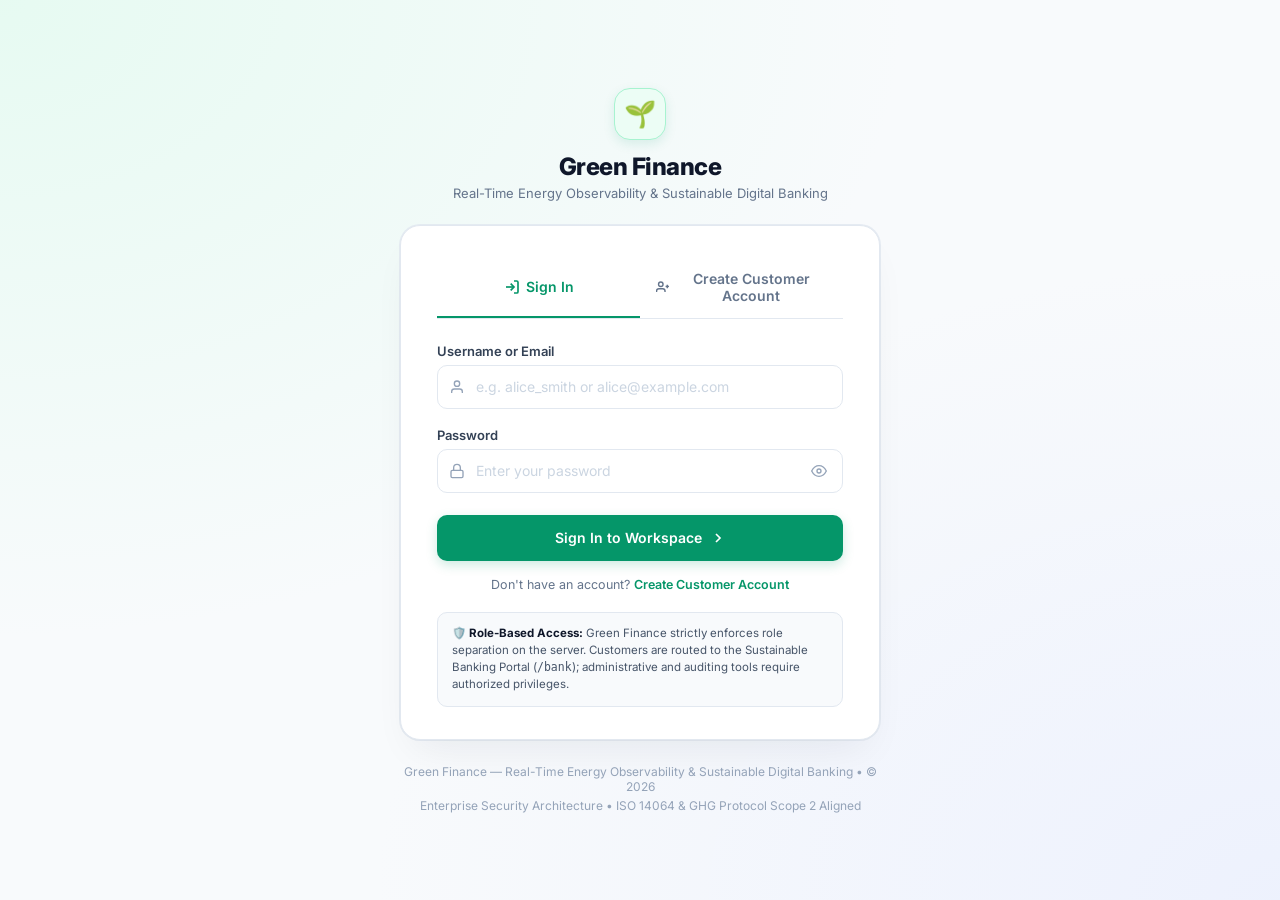
<file: frontend/login/index.html>
<!DOCTYPE html>
<html lang="en">
<head>
  <meta charset="UTF-8" />
  <meta name="viewport" content="width=device-width, initial-scale=1.0" />
  <title>Green Finance — Unified Authentication Gateway</title>
  <link rel="preconnect" href="https://fonts.googleapis.com">
  <link rel="preconnect" href="https://fonts.gstatic.com" crossorigin>
  <link href="https://fonts.googleapis.com/css2?family=Inter:wght@300;400;500;600;700;800&family=JetBrains+Mono:wght@400;500;600&display=swap" rel="stylesheet">
  <style>
    :root {
      --bg-page: #f8fafc;
      --card-bg: #ffffff;
      --border-color: #e2e8f0;
      --border-focus: #059669;
      --text-main: #0f172a;
      --text-muted: #64748b;
      --text-light: #94a3b8;
      --emerald-primary: #059669;
      --emerald-hover: #047857;
      --emerald-light: #ecfdf5;
      --blue-primary: #2563eb;
      --blue-light: #eff6ff;
      --purple-primary: #7c3aed;
      --purple-light: #faf5ff;
      --amber-primary: #d97706;
      --amber-light: #fffbeb;
      --rose-primary: #e11d48;
      --rose-light: #fff1f2;
      --shadow-card: 0 20px 40px -15px rgba(15, 23, 42, 0.08), 0 0 0 1px rgba(226, 232, 240, 0.8);
      --font-sans: 'Inter', -apple-system, BlinkMacSystemFont, "Segoe UI", Roboto, sans-serif;
      --font-mono: 'JetBrains Mono', monospace;
    }

    * {
      box-sizing: border-box;
      margin: 0;
      padding: 0;
    }

    body {
      background-color: var(--bg-page);
      background-image: 
        radial-gradient(at 0% 0%, rgba(209, 250, 229, 0.45) 0px, transparent 50%),
        radial-gradient(at 100% 100%, rgba(224, 231, 255, 0.45) 0px, transparent 50%);
      font-family: var(--font-sans);
      color: var(--text-main);
      min-height: 100vh;
      display: flex;
      flex-direction: column;
      align-items: center;
      justify-content: center;
      padding: 24px 16px;
      overflow-x: hidden;
    }

    .auth-container {
      width: 100%;
      max-width: 480px;
    }

    /* Brand Header */
    .brand-header {
      text-align: center;
      margin-bottom: 24px;
    }

    .brand-logo-badge {
      display: inline-flex;
      align-items: center;
      justify-content: center;
      width: 52px;
      height: 52px;
      background: var(--emerald-light);
      border: 1px solid #a7f3d0;
      border-radius: 16px;
      font-size: 26px;
      margin-bottom: 12px;
      box-shadow: 0 4px 12px rgba(5, 150, 105, 0.12);
    }

    .brand-title {
      font-size: 24px;
      font-weight: 800;
      color: var(--text-main);
      letter-spacing: -0.02em;
    }

    .brand-subtitle {
      font-size: 13px;
      color: var(--text-muted);
      margin-top: 4px;
    }

    /* Main Auth Card */
    .auth-card {
      background: var(--card-bg);
      border-radius: 20px;
      border: 1px solid var(--border-color);
      box-shadow: var(--shadow-card);
      padding: 32px 36px;
    }

    /* Tabs */
    .tab-header {
      display: flex;
      border-bottom: 1px solid var(--border-color);
      margin-bottom: 24px;
    }

    .tab-btn {
      flex: 1;
      padding: 12px 16px;
      background: none;
      border: none;
      border-bottom: 2px solid transparent;
      font-family: var(--font-sans);
      font-size: 14px;
      font-weight: 600;
      color: var(--text-muted);
      cursor: pointer;
      transition: all 0.2s ease;
      display: flex;
      align-items: center;
      justify-content: center;
      gap: 6px;
    }

    .tab-btn:hover {
      color: var(--text-main);
    }

    .tab-btn.active {
      color: var(--emerald-primary);
      border-bottom-color: var(--emerald-primary);
    }

    /* Form Fields */
    .form-group {
      margin-bottom: 18px;
    }

    .form-label {
      display: block;
      font-size: 13px;
      font-weight: 600;
      color: #334155;
      margin-bottom: 6px;
    }

    .input-wrapper {
      position: relative;
      display: flex;
      align-items: center;
    }

    .input-icon {
      position: absolute;
      left: 12px;
      color: var(--text-light);
      pointer-events: none;
      display: flex;
      align-items: center;
      justify-content: center;
    }

    .form-input {
      width: 100%;
      height: 44px;
      padding: 0 40px 0 38px;
      border: 1px solid var(--border-color);
      border-radius: 10px;
      font-family: var(--font-sans);
      font-size: 14px;
      color: var(--text-main);
      background: #ffffff;
      transition: all 0.2s ease;
    }

    .form-input:focus {
      outline: none;
      border-color: var(--border-focus);
      box-shadow: 0 0 0 3px rgba(5, 150, 105, 0.12);
    }

    .form-input::placeholder {
      color: #cbd5e1;
    }

    .toggle-pwd {
      position: absolute;
      right: 12px;
      background: none;
      border: none;
      color: var(--text-light);
      cursor: pointer;
      padding: 4px;
      display: flex;
      align-items: center;
      justify-content: center;
      transition: color 0.15s ease;
    }

    .toggle-pwd:hover {
      color: var(--text-main);
    }

    .field-hint {
      font-size: 11px;
      color: var(--text-muted);
      margin-top: 4px;
      line-height: 1.4;
    }

    /* Submit Button */
    .btn-submit {
      width: 100%;
      height: 46px;
      background: var(--emerald-primary);
      color: #ffffff;
      border: none;
      border-radius: 10px;
      font-family: var(--font-sans);
      font-size: 14px;
      font-weight: 600;
      cursor: pointer;
      transition: all 0.2s ease;
      display: flex;
      align-items: center;
      justify-content: center;
      gap: 8px;
      box-shadow: 0 4px 12px rgba(5, 150, 105, 0.2);
      margin-top: 22px;
    }

    .btn-submit:hover:not(:disabled) {
      background: var(--emerald-hover);
      box-shadow: 0 6px 16px rgba(5, 150, 105, 0.28);
      transform: translateY(-1px);
    }

    .btn-submit:disabled {
      opacity: 0.65;
      cursor: not-allowed;
      transform: none;
    }

    /* Switch links */
    .switch-link {
      text-align: center;
      font-size: 12.5px;
      color: var(--text-muted);
      margin-top: 16px;
    }

    .switch-link a {
      color: var(--emerald-primary);
      text-decoration: none;
      font-weight: 600;
    }

    .switch-link a:hover {
      text-decoration: underline;
    }

    /* Alert Box */
    .alert-box {
      display: none;
      padding: 12px 14px;
      border-radius: 10px;
      font-size: 12.5px;
      line-height: 1.4;
      margin-bottom: 20px;
    }

    .alert-box.error {
      background: var(--rose-light);
      border: 1px solid #fecdd3;
      color: var(--rose-primary);
      display: flex;
      align-items: center;
      gap: 8px;
    }

    .alert-box.success {
      background: var(--emerald-light);
      border: 1px solid #a7f3d0;
      color: var(--emerald-primary);
      display: flex;
      align-items: center;
      gap: 8px;
    }

    /* Routing Info Banner */
    .routing-banner {
      background: #f8fafc;
      border: 1px solid #e2e8f0;
      border-radius: 10px;
      padding: 12px 14px;
      margin-top: 20px;
      font-size: 11.5px;
      color: #475569;
      line-height: 1.5;
    }

    .routing-banner strong {
      color: var(--text-main);
    }

    /* Footer */
    .auth-footer {
      text-align: center;
      margin-top: 24px;
      font-size: 12px;
      color: var(--text-light);
    }

    .spinner {
      width: 16px;
      height: 16px;
      border: 2px solid rgba(255, 255, 255, 0.4);
      border-top-color: #ffffff;
      border-radius: 50%;
      animation: spin 0.8s linear infinite;
    }

    @keyframes spin {
      to { transform: rotate(360deg); }
    }

    @media (max-width: 480px) {
      .auth-card {
        padding: 24px 20px;
      }
    }
  </style>
</head>
<body>

  <div class="auth-container">

    <!-- Brand Header -->
    <header class="brand-header">
      <div class="brand-logo-badge">🌱</div>
      <h1 class="brand-title">Green Finance</h1>
      <p class="brand-subtitle">Real-Time Energy Observability &amp; Sustainable Digital Banking</p>
    </header>

    <!-- Main Auth Card -->
    <div class="auth-card">

      <!-- Tab Switcher -->
      <div class="tab-header" role="tablist">
        <button class="tab-btn active" id="tab-login-btn" role="tab" aria-selected="true" onclick="switchTab('login')">
          <svg width="16" height="16" viewBox="0 0 24 24" fill="none" stroke="currentColor" stroke-width="2.5">
            <path d="M15 3h4a2 2 0 0 1 2 2v14a2 2 0 0 1-2 2h-4"></path>
            <polyline points="10 17 15 12 10 7"></polyline>
            <line x1="15" y1="12" x2="3" y2="12"></line>
          </svg>
          Sign In
        </button>
        <button class="tab-btn" id="tab-register-btn" role="tab" aria-selected="false" onclick="switchTab('register')">
          <svg width="16" height="16" viewBox="0 0 24 24" fill="none" stroke="currentColor" stroke-width="2.5">
            <path d="M16 21v-2a4 4 0 0 0-4-4H5a4 4 0 0 0-4 4v2"></path>
            <circle cx="8.5" cy="7" r="4"></circle>
            <line x1="20" y1="8" x2="20" y2="14"></line>
            <line x1="23" y1="11" x2="17" y2="11"></line>
          </svg>
          Create Customer Account
        </button>
      </div>

      <!-- Alert Box -->
      <div id="alert-box" class="alert-box" role="alert" aria-live="polite"></div>

      <!-- TAB 1: LOGIN FORM -->
      <form id="login-form" onsubmit="handleLogin(event)">
        <div class="form-group">
          <label class="form-label" for="login-username">Username or Email</label>
          <div class="input-wrapper">
            <span class="input-icon">
              <svg width="16" height="16" viewBox="0 0 24 24" fill="none" stroke="currentColor" stroke-width="2">
                <path d="M20 21v-2a4 4 0 0 0-4-4H8a4 4 0 0 0-4 4v2"></path>
                <circle cx="12" cy="7" r="4"></circle>
              </svg>
            </span>
            <input type="text" id="login-username" class="form-input" placeholder="e.g. alice_smith or alice@example.com" required autocomplete="username" />
          </div>
        </div>

        <div class="form-group">
          <label class="form-label" for="login-password">Password</label>
          <div class="input-wrapper">
            <span class="input-icon">
              <svg width="16" height="16" viewBox="0 0 24 24" fill="none" stroke="currentColor" stroke-width="2">
                <rect x="3" y="11" width="18" height="11" rx="2" ry="2"></rect>
                <path d="M7 11V7a5 5 0 0 1 10 0v4"></path>
              </svg>
            </span>
            <input type="password" id="login-password" class="form-input" placeholder="Enter your password" required autocomplete="current-password" />
            <button type="button" class="toggle-pwd" aria-label="Toggle password visibility" onclick="togglePasswordVisibility('login-password')">
              <svg width="16" height="16" viewBox="0 0 24 24" fill="none" stroke="currentColor" stroke-width="2">
                <path d="M1 12s4-8 11-8 11 8 11 8-4 8-11 8-11-8-11-8z"></path>
                <circle cx="12" cy="12" r="3"></circle>
              </svg>
            </button>
          </div>
        </div>

        <button type="submit" id="login-submit-btn" class="btn-submit">
          <span>Sign In to Workspace</span>
          <svg width="16" height="16" viewBox="0 0 24 24" fill="none" stroke="currentColor" stroke-width="2.5">
            <polyline points="9 18 15 12 9 6"></polyline>
          </svg>
        </button>

        <p class="switch-link">
          Don't have an account? <a href="#" onclick="switchTab('register'); return false;">Create Customer Account</a>
        </p>
      </form>

      <!-- TAB 2: REGISTER FORM (CUSTOMER) -->
      <form id="register-form" style="display: none;" onsubmit="handleRegister(event)">
        <div class="form-group">
          <label class="form-label" for="reg-name">Full Legal Name</label>
          <div class="input-wrapper">
            <span class="input-icon">
              <svg width="16" height="16" viewBox="0 0 24 24" fill="none" stroke="currentColor" stroke-width="2">
                <path d="M20 21v-2a4 4 0 0 0-4-4H8a4 4 0 0 0-4 4v2"></path>
                <circle cx="12" cy="7" r="4"></circle>
              </svg>
            </span>
            <input type="text" id="reg-name" class="form-input" placeholder="e.g. John Doe" required minlength="2" autocomplete="name" />
          </div>
        </div>

        <div class="form-group">
          <label class="form-label" for="reg-username">Choose Username</label>
          <div class="input-wrapper">
            <span class="input-icon">
              <svg width="16" height="16" viewBox="0 0 24 24" fill="none" stroke="currentColor" stroke-width="2">
                <circle cx="12" cy="12" r="4"></circle>
                <path d="M16 8v5a3 3 0 0 0 6 0v-1a10 10 0 1 0-3.92 7.94"></path>
              </svg>
            </span>
            <input type="text" id="reg-username" class="form-input" placeholder="e.g. john_doe" required minlength="3" autocomplete="username" />
          </div>
          <div class="field-hint">Letters, numbers, and underscores only (3-50 chars).</div>
        </div>

        <div class="form-group">
          <label class="form-label" for="reg-email">Email Address</label>
          <div class="input-wrapper">
            <span class="input-icon">
              <svg width="16" height="16" viewBox="0 0 24 24" fill="none" stroke="currentColor" stroke-width="2">
                <path d="M4 4h16c1.1 0 2 .9 2 2v12c0 1.1-.9 2-2 2H4c-1.1 0-2-.9-2-2V6c0-1.1.9-2 2-2z"></path>
                <polyline points="22,6 12,13 2,6"></polyline>
              </svg>
            </span>
            <input type="email" id="reg-email" class="form-input" placeholder="e.g. john@example.com" required autocomplete="email" />
          </div>
        </div>

        <div class="form-group">
          <label class="form-label" for="reg-password">Password</label>
          <div class="input-wrapper">
            <span class="input-icon">
              <svg width="16" height="16" viewBox="0 0 24 24" fill="none" stroke="currentColor" stroke-width="2">
                <rect x="3" y="11" width="18" height="11" rx="2" ry="2"></rect>
                <path d="M7 11V7a5 5 0 0 1 10 0v4"></path>
              </svg>
            </span>
            <input type="password" id="reg-password" class="form-input" placeholder="Minimum 8 characters" required minlength="8" autocomplete="new-password" />
            <button type="button" class="toggle-pwd" aria-label="Toggle password visibility" onclick="togglePasswordVisibility('reg-password')">
              <svg width="16" height="16" viewBox="0 0 24 24" fill="none" stroke="currentColor" stroke-width="2">
                <path d="M1 12s4-8 11-8 11 8 11 8-4 8-11 8-11-8-11-8z"></path>
                <circle cx="12" cy="12" r="3"></circle>
              </svg>
            </button>
          </div>
          <div class="field-hint">Must contain at least 8 characters, with letters and numbers.</div>
        </div>

        <div class="form-group">
          <label class="form-label" for="reg-confirm-password">Confirm Password</label>
          <div class="input-wrapper">
            <span class="input-icon">
              <svg width="16" height="16" viewBox="0 0 24 24" fill="none" stroke="currentColor" stroke-width="2">
                <rect x="3" y="11" width="18" height="11" rx="2" ry="2"></rect>
                <path d="M7 11V7a5 5 0 0 1 10 0v4"></path>
              </svg>
            </span>
            <input type="password" id="reg-confirm-password" class="form-input" placeholder="Re-enter password" required minlength="8" autocomplete="new-password" />
            <button type="button" class="toggle-pwd" aria-label="Toggle password visibility" onclick="togglePasswordVisibility('reg-confirm-password')">
              <svg width="16" height="16" viewBox="0 0 24 24" fill="none" stroke="currentColor" stroke-width="2">
                <path d="M1 12s4-8 11-8 11 8 11 8-4 8-11 8-11-8-11-8z"></path>
                <circle cx="12" cy="12" r="3"></circle>
              </svg>
            </button>
          </div>
        </div>

        <button type="submit" id="reg-submit-btn" class="btn-submit">
          <span>Open Customer Account</span>
          <svg width="16" height="16" viewBox="0 0 24 24" fill="none" stroke="currentColor" stroke-width="2.5">
            <line x1="5" y1="12" x2="19" y2="12"></line>
            <polyline points="12 5 19 12 12 19"></polyline>
          </svg>
        </button>

        <p class="switch-link">
          Already registered? <a href="#" onclick="switchTab('login'); return false;">Sign In</a>
        </p>
      </form>

      <!-- Routing Info Banner -->
      <div class="routing-banner">
        <strong>🛡️ Role-Based Access:</strong>
        Green Finance strictly enforces role separation on the server. Customers are routed to the Sustainable Banking Portal (<code>/bank</code>); administrative and auditing tools require authorized privileges.
      </div>

    </div>

    <!-- Footer -->
    <footer class="auth-footer">
      <div>Green Finance — Real-Time Energy Observability &amp; Sustainable Digital Banking &bull; &copy; 2026</div>
      <div style="margin-top: 4px;">Enterprise Security Architecture &bull; ISO 14064 &amp; GHG Protocol Scope 2 Aligned</div>
    </footer>

  </div>

  <script>
    function switchTab(mode) {
      const loginBtn = document.getElementById('tab-login-btn');
      const regBtn = document.getElementById('tab-register-btn');
      const loginForm = document.getElementById('login-form');
      const regForm = document.getElementById('register-form');
      const alertBox = document.getElementById('alert-box');

      if (mode === 'login') {
        loginBtn.classList.add('active');
        loginBtn.setAttribute('aria-selected', 'true');
        regBtn.classList.remove('active');
        regBtn.setAttribute('aria-selected', 'false');
        loginForm.style.display = 'block';
        regForm.style.display = 'none';
      } else {
        regBtn.classList.add('active');
        regBtn.setAttribute('aria-selected', 'true');
        loginBtn.classList.remove('active');
        loginBtn.setAttribute('aria-selected', 'false');
        regForm.style.display = 'block';
        loginForm.style.display = 'none';
        alertBox.style.display = 'none';
      }
    }

    function togglePasswordVisibility(inputId) {
      const el = document.getElementById(inputId);
      if (el) {
        el.type = el.type === 'password' ? 'text' : 'password';
      }
    }

    function showAlert(msg, type = 'error') {
      const box = document.getElementById('alert-box');
      box.className = `alert-box ${type}`;
      box.textContent = msg;
      box.style.display = 'flex';
    }

    function getCookie(name) {
      const value = `; ${document.cookie}`;
      const parts = value.split(`; ${name}=`);
      if (parts.length === 2) return parts.pop().split(';').shift();
      return null;
    }

    function routeUserByRole(role, isBossAdmin) {
      if (isBossAdmin || role === 'SUPER_ADMIN') {
        window.location.href = '/admin/super';
      } else if (role === 'ADMIN') {
        window.location.href = '/admin';
      } else if (role === 'INVESTIGATOR') {
        window.location.href = '/investigator';
      } else {
        window.location.href = '/bank';
      }
    }

    async function handleLogin(e) {
      e.preventDefault();
      const btn = document.getElementById('login-submit-btn');
      const username = document.getElementById('login-username').value.trim();
      const password = document.getElementById('login-password').value;

      btn.disabled = true;
      btn.innerHTML = '<span class="spinner"></span><span>Signing in...</span>';

      try {
        const res = await fetch('/auth/login-json', {
          method: 'POST',
          headers: { 'Content-Type': 'application/json' },
          body: JSON.stringify({ username, password })
        });

        const data = await res.json();
        if (!res.ok) {
          throw new Error('Invalid username/email or password.');
        }

        if (data.access_token) {
          localStorage.setItem('access_token', data.access_token);
        }
        if (data.refresh_token) {
          localStorage.setItem('refresh_token', data.refresh_token);
        }
        if (data.user) {
          localStorage.setItem('user_role', data.user.role);
          localStorage.setItem('green_bank_active_user', JSON.stringify(data.user));
        }

        showAlert(`Authentication successful. Redirecting...`, 'success');

        if (data.user) {
          setTimeout(() => {
            routeUserByRole(data.user.role, data.user.is_boss_admin);
          }, 300);
        } else {
          const meRes = await fetch('/user/me', { headers: { 'Authorization': `Bearer ${data.access_token}` } });
          if (meRes.ok) {
            const meData = await meRes.json();
            localStorage.setItem('user_role', meData.role);
            localStorage.setItem('green_bank_active_user', JSON.stringify(meData));
            setTimeout(() => {
              routeUserByRole(meData.role, meData.is_boss_admin);
            }, 300);
          } else {
            window.location.href = '/bank';
          }
        }
      } catch (err) {
        showAlert(err.message, 'error');
        btn.disabled = false;
        btn.innerHTML = '<span>Sign In to Workspace</span><svg width="16" height="16" viewBox="0 0 24 24" fill="none" stroke="currentColor" stroke-width="2.5"><polyline points="9 18 15 12 9 6"></polyline></svg>';
      }
    }

    async function handleRegister(e) {
      e.preventDefault();
      const btn = document.getElementById('reg-submit-btn');
      const name = document.getElementById('reg-name').value.trim();
      const username = document.getElementById('reg-username').value.trim();
      const email = document.getElementById('reg-email').value.trim();
      const password = document.getElementById('reg-password').value;
      const confirmPassword = document.getElementById('reg-confirm-password').value;

      if (password !== confirmPassword) {
        showAlert('Passwords do not match. Please verify.', 'error');
        return;
      }

      if (password.length < 8 || !/[a-zA-Z]/.test(password) || !/\d/.test(password)) {
        showAlert('Password must be at least 8 characters long and contain both letters and numbers.', 'error');
        return;
      }

      btn.disabled = true;
      btn.innerHTML = '<span class="spinner"></span><span>Creating account...</span>';

      try {
        const res = await fetch('/auth/register', {
          method: 'POST',
          headers: { 'Content-Type': 'application/json' },
          body: JSON.stringify({
            name,
            username,
            email,
            password,
            confirm_password: confirmPassword
          })
        });

        const data = await res.json();
        if (!res.ok) {
          let errDetail = 'Registration failed. Please check your information.';
          if (data && data.detail) {
            if (Array.isArray(data.detail)) {
              errDetail = data.detail.map(d => d.msg).join(', ');
            } else {
              errDetail = data.detail;
            }
          }
          throw new Error(errDetail);
        }

        // On success: pre-fill username on login tab, clear password, and switch to login tab
        document.getElementById('login-username').value = username;
        document.getElementById('login-password').value = '';
        document.getElementById('reg-password').value = '';
        document.getElementById('reg-confirm-password').value = '';

        switchTab('login');
        showAlert('Customer account created successfully! Please sign in with your credentials.', 'success');
      } catch (err) {
        showAlert(err.message, 'error');
      } finally {
        btn.disabled = false;
        btn.innerHTML = '<span>Open Customer Account</span><svg width="16" height="16" viewBox="0 0 24 24" fill="none" stroke="currentColor" stroke-width="2.5"><line x1="5" y1="12" x2="19" y2="12"></line><polyline points="12 5 19 12 12 19"></polyline></svg>';
      }
    }
  </script>
</body>
</html>
</file>
